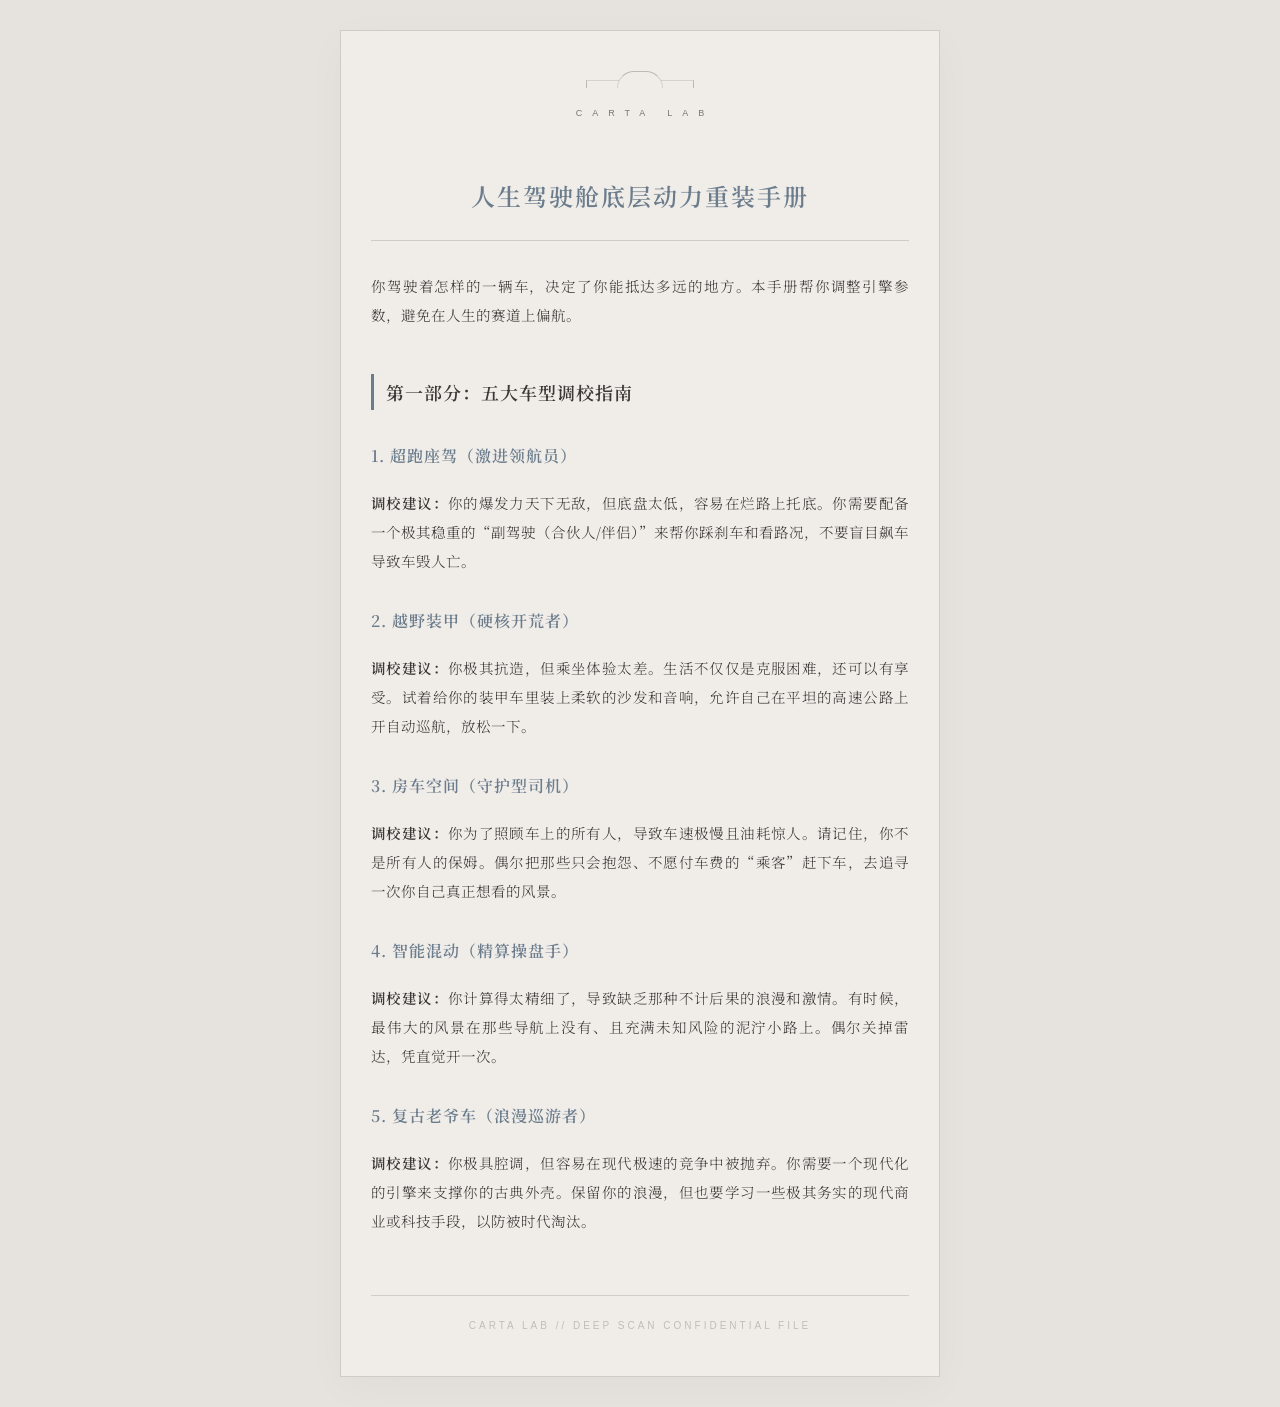
<file: handbooks/car-b4518f708192.html>
<!DOCTYPE html>
<html lang="zh-CN">
<head>
    <meta charset="UTF-8">
    <meta name="viewport" content="width=device-width, initial-scale=1.0">
    <title>《人生驾驶舱底层动力重装手册》</title>
    <style>
        @import url('https://fonts.googleapis.com/css2?family=Noto+Serif+SC:wght@300;400;600;700&display=swap');

        :root {
            --bg-color: #E6E2DD;
            --text-primary: #3B3836;
            --text-secondary: #7A7571;
            --theme-accent: #6B7C8C;
            --border-color: #CFCBC6;
            --surface-color: #F0EDE9;
        }
        
        body {
            background-color: var(--bg-color);
            color: var(--text-primary);
            font-family: 'Noto Serif SC', serif;
            line-height: 2;
            padding: 30px 20px;
            max-width: 600px;
            margin: 0 auto;
            font-weight: 300;
        }
        
        .handbook-container {
            background: var(--surface-color);
            padding: 40px 30px;
            box-shadow: 0 10px 40px rgba(0,0,0,0.03);
            border: 1px solid var(--border-color);
            position: relative;
        }

        /* Brand Logo */
        .brand-logo {
            display: flex;
            flex-direction: column;
            align-items: center;
            margin-bottom: 50px;
        }

        .logo-mark {
            position: relative;
            width: 44px;
            height: 16px;
            border-top: 1.5px solid rgba(163, 158, 147, 0.65); 
            border-left: 0.5px solid rgba(163, 158, 147, 0.35); 
            border-right: 0.5px solid rgba(163, 158, 147, 0.35); 
            border-bottom: none; 
            border-radius: 22px 22px 0 0; 
            margin-bottom: 16px;
        }

        .logo-mark::before,
        .logo-mark::after {
            content: '';
            position: absolute;
            bottom: 0;
            width: 32px; 
            height: 7px;
            border-bottom: none;
        }

        .logo-mark::before {
            left: -32px;
            border-top: 0.5px solid rgba(163, 158, 147, 0.35);
            border-left: 1.5px solid rgba(163, 158, 147, 0.65);
            border-right: none; 
        }

        .logo-mark::after {
            right: -32px;
            border-top: 0.5px solid rgba(163, 158, 147, 0.35);
            border-right: 1.5px solid rgba(163, 158, 147, 0.65);
            border-left: none; 
        }

        .logo-text {
            font-size: 9px;
            letter-spacing: 10px;
            text-transform: uppercase;
            font-weight: 400;
            color: var(--text-secondary);
            margin-right: -10px;
            font-family: -apple-system, BlinkMacSystemFont, "Segoe UI", Roboto, Helvetica, Arial, sans-serif;
        }

        h1 {
            color: var(--theme-accent);
            font-size: 24px;
            font-weight: 600;
            margin-bottom: 30px;
            text-align: center;
            letter-spacing: 2px;
            border-bottom: 1px solid var(--border-color);
            padding-bottom: 20px;
        }
        
        h2 {
            color: var(--text-primary);
            margin-top: 45px;
            font-size: 18px;
            font-weight: 600;
            border-left: 3px solid var(--theme-accent);
            padding-left: 12px;
            letter-spacing: 1px;
        }
        
        h3 {
            color: var(--theme-accent);
            margin-top: 30px;
            font-size: 16px;
            font-weight: 600;
            letter-spacing: 1px;
        }
        
        p {
            color: var(--text-primary);
            margin-bottom: 20px;
            text-align: justify;
            font-size: 14.5px;
        }
        
        b {
            color: var(--text-primary);
            font-weight: 600;
        }
        
        ul {
            color: var(--text-primary);
            padding-left: 20px;
            font-size: 14.5px;
        }
        
        li {
            margin-bottom: 12px;
        }

        i {
            font-style: italic;
            font-family: Georgia, 'Times New Roman', serif;
            color: var(--text-secondary);
            display: block;
            text-align: center;
            margin-top: 40px;
            font-size: 13px;
        }
        
        .watermark {
            text-align: center;
            font-size: 10px;
            color: rgba(122, 117, 113, 0.4);
            margin-top: 60px;
            letter-spacing: 3px;
            font-family: -apple-system, BlinkMacSystemFont, "Segoe UI", Roboto, Helvetica, Arial, sans-serif;
            border-top: 0.5px solid rgba(163, 158, 147, 0.4);
            padding-top: 20px;
        }
    </style>
</head>
<body>
    <div class="handbook-container">
        <div class="brand-logo">
            <div class="logo-mark"></div>
            <div class="logo-text">CARTA LAB</div>
        </div>
        
        
        <h1>人生驾驶舱底层动力重装手册</h1>
        <p>你驾驶着怎样的一辆车，决定了你能抵达多远的地方。本手册帮你调整引擎参数，避免在人生的赛道上偏航。</p>

        <h2>第一部分：五大车型调校指南</h2>
        <h3>1. 超跑座驾（激进领航员）</h3>
        <p><b>调校建议：</b>你的爆发力天下无敌，但底盘太低，容易在烂路上托底。你需要配备一个极其稳重的“副驾驶（合伙人/伴侣）”来帮你踩刹车和看路况，不要盲目飙车导致车毁人亡。</p>

        <h3>2. 越野装甲（硬核开荒者）</h3>
        <p><b>调校建议：</b>你极其抗造，但乘坐体验太差。生活不仅仅是克服困难，还可以有享受。试着给你的装甲车里装上柔软的沙发和音响，允许自己在平坦的高速公路上开自动巡航，放松一下。</p>

        <h3>3. 房车空间（守护型司机）</h3>
        <p><b>调校建议：</b>你为了照顾车上的所有人，导致车速极慢且油耗惊人。请记住，你不是所有人的保姆。偶尔把那些只会抱怨、不愿付车费的“乘客”赶下车，去追寻一次你自己真正想看的风景。</p>

        <h3>4. 智能混动（精算操盘手）</h3>
        <p><b>调校建议：</b>你计算得太精细了，导致缺乏那种不计后果的浪漫和激情。有时候，最伟大的风景在那些导航上没有、且充满未知风险的泥泞小路上。偶尔关掉雷达，凭直觉开一次。</p>

        <h3>5. 复古老爷车（浪漫巡游者）</h3>
        <p><b>调校建议：</b>你极具腔调，但容易在现代极速的竞争中被抛弃。你需要一个现代化的引擎来支撑你的古典外壳。保留你的浪漫，但也要学习一些极其务实的现代商业或科技手段，以防被时代淘汰。</p>
        
        
        <div class="watermark">CARTA LAB // DEEP SCAN CONFIDENTIAL FILE</div>
    </div>
</body>
</html>
</file>
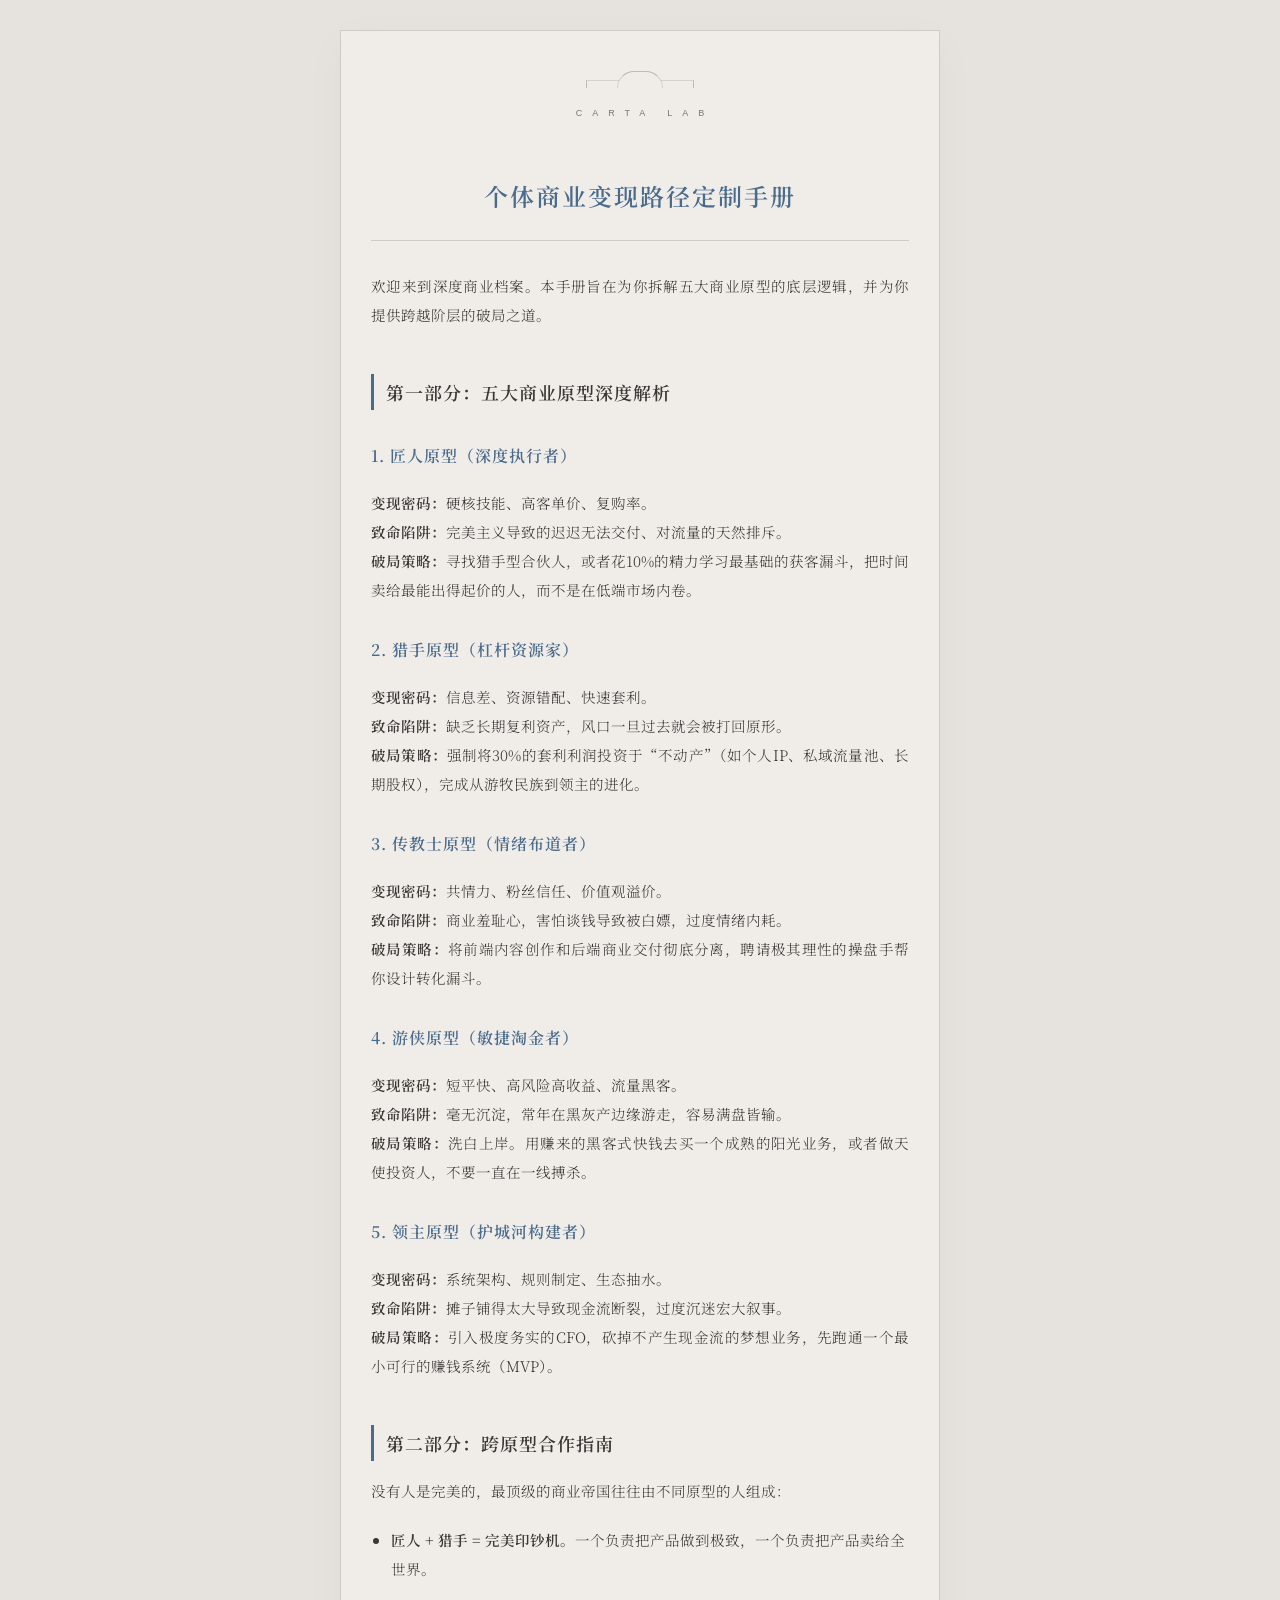
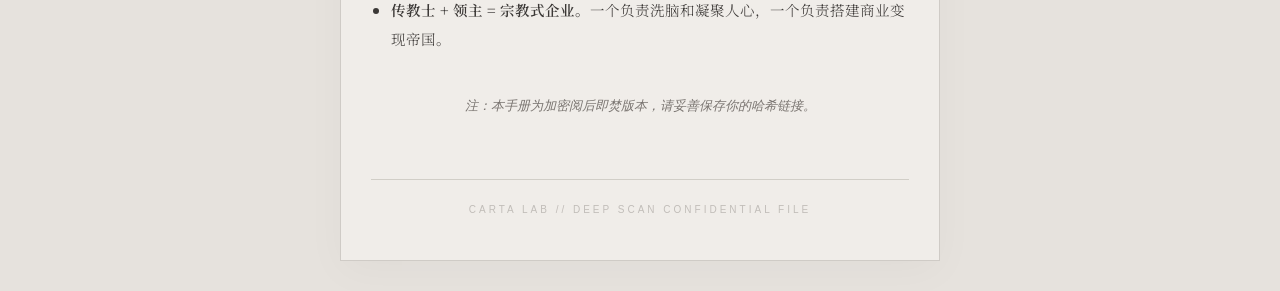
<file: handbooks/career-36a0518e7b67.html>
<!DOCTYPE html>
<html lang="zh-CN">
<head>
    <meta charset="UTF-8">
    <meta name="viewport" content="width=device-width, initial-scale=1.0">
    <title>《个体商业变现路径定制手册》</title>
    <style>
        @import url('https://fonts.googleapis.com/css2?family=Noto+Serif+SC:wght@300;400;600;700&display=swap');

        :root {
            --bg-color: #E6E2DD;
            --text-primary: #3B3836;
            --text-secondary: #7A7571;
            --theme-accent: #4A6B8C;
            --border-color: #CFCBC6;
            --surface-color: #F0EDE9;
        }
        
        body {
            background-color: var(--bg-color);
            color: var(--text-primary);
            font-family: 'Noto Serif SC', serif;
            line-height: 2;
            padding: 30px 20px;
            max-width: 600px;
            margin: 0 auto;
            font-weight: 300;
        }
        
        .handbook-container {
            background: var(--surface-color);
            padding: 40px 30px;
            box-shadow: 0 10px 40px rgba(0,0,0,0.03);
            border: 1px solid var(--border-color);
            position: relative;
        }

        /* Brand Logo */
        .brand-logo {
            display: flex;
            flex-direction: column;
            align-items: center;
            margin-bottom: 50px;
        }

        .logo-mark {
            position: relative;
            width: 44px;
            height: 16px;
            border-top: 1.5px solid rgba(163, 158, 147, 0.65); 
            border-left: 0.5px solid rgba(163, 158, 147, 0.35); 
            border-right: 0.5px solid rgba(163, 158, 147, 0.35); 
            border-bottom: none; 
            border-radius: 22px 22px 0 0; 
            margin-bottom: 16px;
        }

        .logo-mark::before,
        .logo-mark::after {
            content: '';
            position: absolute;
            bottom: 0;
            width: 32px; 
            height: 7px;
            border-bottom: none;
        }

        .logo-mark::before {
            left: -32px;
            border-top: 0.5px solid rgba(163, 158, 147, 0.35);
            border-left: 1.5px solid rgba(163, 158, 147, 0.65);
            border-right: none; 
        }

        .logo-mark::after {
            right: -32px;
            border-top: 0.5px solid rgba(163, 158, 147, 0.35);
            border-right: 1.5px solid rgba(163, 158, 147, 0.65);
            border-left: none; 
        }

        .logo-text {
            font-size: 9px;
            letter-spacing: 10px;
            text-transform: uppercase;
            font-weight: 400;
            color: var(--text-secondary);
            margin-right: -10px;
            font-family: -apple-system, BlinkMacSystemFont, "Segoe UI", Roboto, Helvetica, Arial, sans-serif;
        }

        h1 {
            color: var(--theme-accent);
            font-size: 24px;
            font-weight: 600;
            margin-bottom: 30px;
            text-align: center;
            letter-spacing: 2px;
            border-bottom: 1px solid var(--border-color);
            padding-bottom: 20px;
        }
        
        h2 {
            color: var(--text-primary);
            margin-top: 45px;
            font-size: 18px;
            font-weight: 600;
            border-left: 3px solid var(--theme-accent);
            padding-left: 12px;
            letter-spacing: 1px;
        }
        
        h3 {
            color: var(--theme-accent);
            margin-top: 30px;
            font-size: 16px;
            font-weight: 600;
            letter-spacing: 1px;
        }
        
        p {
            color: var(--text-primary);
            margin-bottom: 20px;
            text-align: justify;
            font-size: 14.5px;
        }
        
        b {
            color: var(--text-primary);
            font-weight: 600;
        }
        
        ul {
            color: var(--text-primary);
            padding-left: 20px;
            font-size: 14.5px;
        }
        
        li {
            margin-bottom: 12px;
        }

        i {
            font-style: italic;
            font-family: Georgia, 'Times New Roman', serif;
            color: var(--text-secondary);
            display: block;
            text-align: center;
            margin-top: 40px;
            font-size: 13px;
        }
        
        .watermark {
            text-align: center;
            font-size: 10px;
            color: rgba(122, 117, 113, 0.4);
            margin-top: 60px;
            letter-spacing: 3px;
            font-family: -apple-system, BlinkMacSystemFont, "Segoe UI", Roboto, Helvetica, Arial, sans-serif;
            border-top: 0.5px solid rgba(163, 158, 147, 0.4);
            padding-top: 20px;
        }
    </style>
</head>
<body>
    <div class="handbook-container">
        <div class="brand-logo">
            <div class="logo-mark"></div>
            <div class="logo-text">CARTA LAB</div>
        </div>
        
        
        <h1>个体商业变现路径定制手册</h1>
        <p>欢迎来到深度商业档案。本手册旨在为你拆解五大商业原型的底层逻辑，并为你提供跨越阶层的破局之道。</p>
        
        <h2>第一部分：五大商业原型深度解析</h2>
        <h3>1. 匠人原型（深度执行者）</h3>
        <p><b>变现密码：</b>硬核技能、高客单价、复购率。<br><b>致命陷阱：</b>完美主义导致的迟迟无法交付、对流量的天然排斥。<br><b>破局策略：</b>寻找猎手型合伙人，或者花10%的精力学习最基础的获客漏斗，把时间卖给最能出得起价的人，而不是在低端市场内卷。</p>
        
        <h3>2. 猎手原型（杠杆资源家）</h3>
        <p><b>变现密码：</b>信息差、资源错配、快速套利。<br><b>致命陷阱：</b>缺乏长期复利资产，风口一旦过去就会被打回原形。<br><b>破局策略：</b>强制将30%的套利利润投资于“不动产”（如个人IP、私域流量池、长期股权），完成从游牧民族到领主的进化。</p>

        <h3>3. 传教士原型（情绪布道者）</h3>
        <p><b>变现密码：</b>共情力、粉丝信任、价值观溢价。<br><b>致命陷阱：</b>商业羞耻心，害怕谈钱导致被白嫖，过度情绪内耗。<br><b>破局策略：</b>将前端内容创作和后端商业交付彻底分离，聘请极其理性的操盘手帮你设计转化漏斗。</p>
        
        <h3>4. 游侠原型（敏捷淘金者）</h3>
        <p><b>变现密码：</b>短平快、高风险高收益、流量黑客。<br><b>致命陷阱：</b>毫无沉淀，常年在黑灰产边缘游走，容易满盘皆输。<br><b>破局策略：</b>洗白上岸。用赚来的黑客式快钱去买一个成熟的阳光业务，或者做天使投资人，不要一直在一线搏杀。</p>

        <h3>5. 领主原型（护城河构建者）</h3>
        <p><b>变现密码：</b>系统架构、规则制定、生态抽水。<br><b>致命陷阱：</b>摊子铺得太大导致现金流断裂，过度沉迷宏大叙事。<br><b>破局策略：</b>引入极度务实的CFO，砍掉不产生现金流的梦想业务，先跑通一个最小可行的赚钱系统（MVP）。</p>
        
        <h2>第二部分：跨原型合作指南</h2>
        <p>没有人是完美的，最顶级的商业帝国往往由不同原型的人组成：</p>
        <ul>
            <li><b>匠人 + 猎手 = 完美印钞机。</b>一个负责把产品做到极致，一个负责把产品卖给全世界。</li>
            <li><b>传教士 + 领主 = 宗教式企业。</b>一个负责洗脑和凝聚人心，一个负责搭建商业变现帝国。</li>
        </ul>
        
        <p><i>注：本手册为加密阅后即焚版本，请妥善保存你的哈希链接。</i></p>
        
        
        <div class="watermark">CARTA LAB // DEEP SCAN CONFIDENTIAL FILE</div>
    </div>
</body>
</html>
</file>
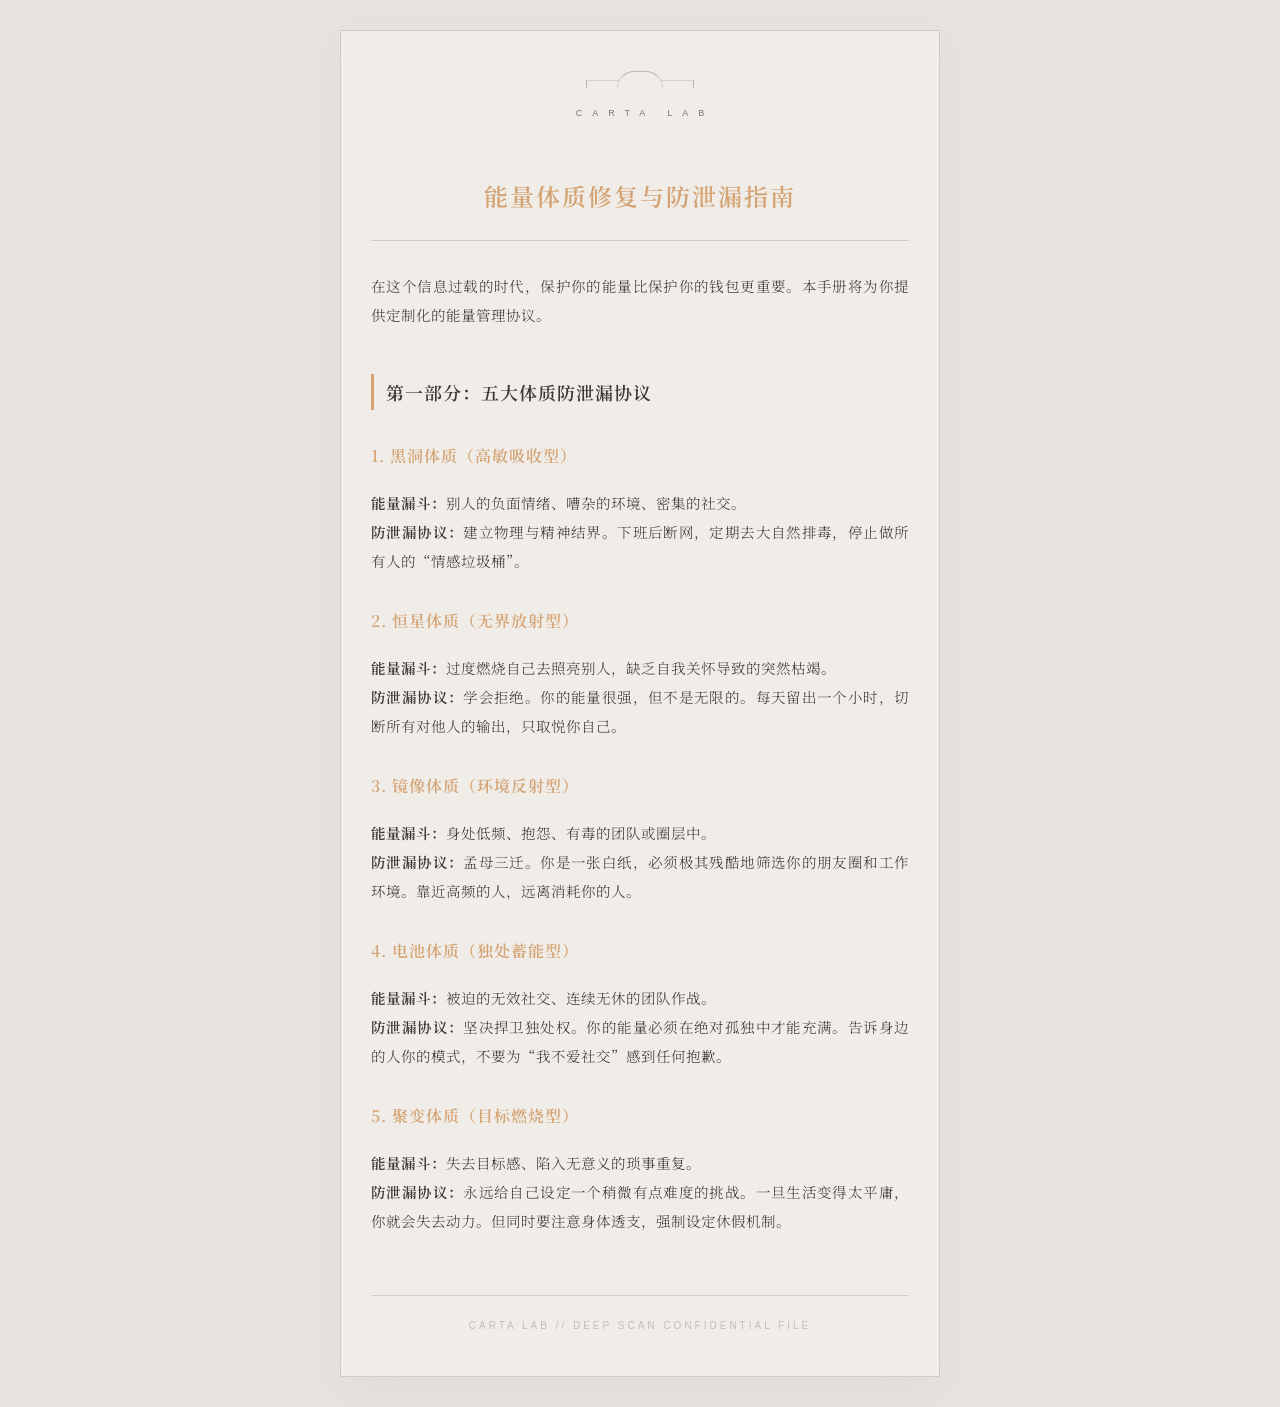
<file: handbooks/energy-4882d272666f.html>
<!DOCTYPE html>
<html lang="zh-CN">
<head>
    <meta charset="UTF-8">
    <meta name="viewport" content="width=device-width, initial-scale=1.0">
    <title>《能量体质修复与防泄漏指南》</title>
    <style>
        @import url('https://fonts.googleapis.com/css2?family=Noto+Serif+SC:wght@300;400;600;700&display=swap');

        :root {
            --bg-color: #E6E2DD;
            --text-primary: #3B3836;
            --text-secondary: #7A7571;
            --theme-accent: #D4A373;
            --border-color: #CFCBC6;
            --surface-color: #F0EDE9;
        }
        
        body {
            background-color: var(--bg-color);
            color: var(--text-primary);
            font-family: 'Noto Serif SC', serif;
            line-height: 2;
            padding: 30px 20px;
            max-width: 600px;
            margin: 0 auto;
            font-weight: 300;
        }
        
        .handbook-container {
            background: var(--surface-color);
            padding: 40px 30px;
            box-shadow: 0 10px 40px rgba(0,0,0,0.03);
            border: 1px solid var(--border-color);
            position: relative;
        }

        /* Brand Logo */
        .brand-logo {
            display: flex;
            flex-direction: column;
            align-items: center;
            margin-bottom: 50px;
        }

        .logo-mark {
            position: relative;
            width: 44px;
            height: 16px;
            border-top: 1.5px solid rgba(163, 158, 147, 0.65); 
            border-left: 0.5px solid rgba(163, 158, 147, 0.35); 
            border-right: 0.5px solid rgba(163, 158, 147, 0.35); 
            border-bottom: none; 
            border-radius: 22px 22px 0 0; 
            margin-bottom: 16px;
        }

        .logo-mark::before,
        .logo-mark::after {
            content: '';
            position: absolute;
            bottom: 0;
            width: 32px; 
            height: 7px;
            border-bottom: none;
        }

        .logo-mark::before {
            left: -32px;
            border-top: 0.5px solid rgba(163, 158, 147, 0.35);
            border-left: 1.5px solid rgba(163, 158, 147, 0.65);
            border-right: none; 
        }

        .logo-mark::after {
            right: -32px;
            border-top: 0.5px solid rgba(163, 158, 147, 0.35);
            border-right: 1.5px solid rgba(163, 158, 147, 0.65);
            border-left: none; 
        }

        .logo-text {
            font-size: 9px;
            letter-spacing: 10px;
            text-transform: uppercase;
            font-weight: 400;
            color: var(--text-secondary);
            margin-right: -10px;
            font-family: -apple-system, BlinkMacSystemFont, "Segoe UI", Roboto, Helvetica, Arial, sans-serif;
        }

        h1 {
            color: var(--theme-accent);
            font-size: 24px;
            font-weight: 600;
            margin-bottom: 30px;
            text-align: center;
            letter-spacing: 2px;
            border-bottom: 1px solid var(--border-color);
            padding-bottom: 20px;
        }
        
        h2 {
            color: var(--text-primary);
            margin-top: 45px;
            font-size: 18px;
            font-weight: 600;
            border-left: 3px solid var(--theme-accent);
            padding-left: 12px;
            letter-spacing: 1px;
        }
        
        h3 {
            color: var(--theme-accent);
            margin-top: 30px;
            font-size: 16px;
            font-weight: 600;
            letter-spacing: 1px;
        }
        
        p {
            color: var(--text-primary);
            margin-bottom: 20px;
            text-align: justify;
            font-size: 14.5px;
        }
        
        b {
            color: var(--text-primary);
            font-weight: 600;
        }
        
        ul {
            color: var(--text-primary);
            padding-left: 20px;
            font-size: 14.5px;
        }
        
        li {
            margin-bottom: 12px;
        }

        i {
            font-style: italic;
            font-family: Georgia, 'Times New Roman', serif;
            color: var(--text-secondary);
            display: block;
            text-align: center;
            margin-top: 40px;
            font-size: 13px;
        }
        
        .watermark {
            text-align: center;
            font-size: 10px;
            color: rgba(122, 117, 113, 0.4);
            margin-top: 60px;
            letter-spacing: 3px;
            font-family: -apple-system, BlinkMacSystemFont, "Segoe UI", Roboto, Helvetica, Arial, sans-serif;
            border-top: 0.5px solid rgba(163, 158, 147, 0.4);
            padding-top: 20px;
        }
    </style>
</head>
<body>
    <div class="handbook-container">
        <div class="brand-logo">
            <div class="logo-mark"></div>
            <div class="logo-text">CARTA LAB</div>
        </div>
        
        
        <h1>能量体质修复与防泄漏指南</h1>
        <p>在这个信息过载的时代，保护你的能量比保护你的钱包更重要。本手册将为你提供定制化的能量管理协议。</p>

        <h2>第一部分：五大体质防泄漏协议</h2>
        <h3>1. 黑洞体质（高敏吸收型）</h3>
        <p><b>能量漏斗：</b>别人的负面情绪、嘈杂的环境、密集的社交。<br><b>防泄漏协议：</b>建立物理与精神结界。下班后断网，定期去大自然排毒，停止做所有人的“情感垃圾桶”。</p>

        <h3>2. 恒星体质（无界放射型）</h3>
        <p><b>能量漏斗：</b>过度燃烧自己去照亮别人，缺乏自我关怀导致的突然枯竭。<br><b>防泄漏协议：</b>学会拒绝。你的能量很强，但不是无限的。每天留出一个小时，切断所有对他人的输出，只取悦你自己。</p>

        <h3>3. 镜像体质（环境反射型）</h3>
        <p><b>能量漏斗：</b>身处低频、抱怨、有毒的团队或圈层中。<br><b>防泄漏协议：</b>孟母三迁。你是一张白纸，必须极其残酷地筛选你的朋友圈和工作环境。靠近高频的人，远离消耗你的人。</p>

        <h3>4. 电池体质（独处蓄能型）</h3>
        <p><b>能量漏斗：</b>被迫的无效社交、连续无休的团队作战。<br><b>防泄漏协议：</b>坚决捍卫独处权。你的能量必须在绝对孤独中才能充满。告诉身边的人你的模式，不要为“我不爱社交”感到任何抱歉。</p>

        <h3>5. 聚变体质（目标燃烧型）</h3>
        <p><b>能量漏斗：</b>失去目标感、陷入无意义的琐事重复。<br><b>防泄漏协议：</b>永远给自己设定一个稍微有点难度的挑战。一旦生活变得太平庸，你就会失去动力。但同时要注意身体透支，强制设定休假机制。</p>
        
        
        <div class="watermark">CARTA LAB // DEEP SCAN CONFIDENTIAL FILE</div>
    </div>
</body>
</html>
</file>
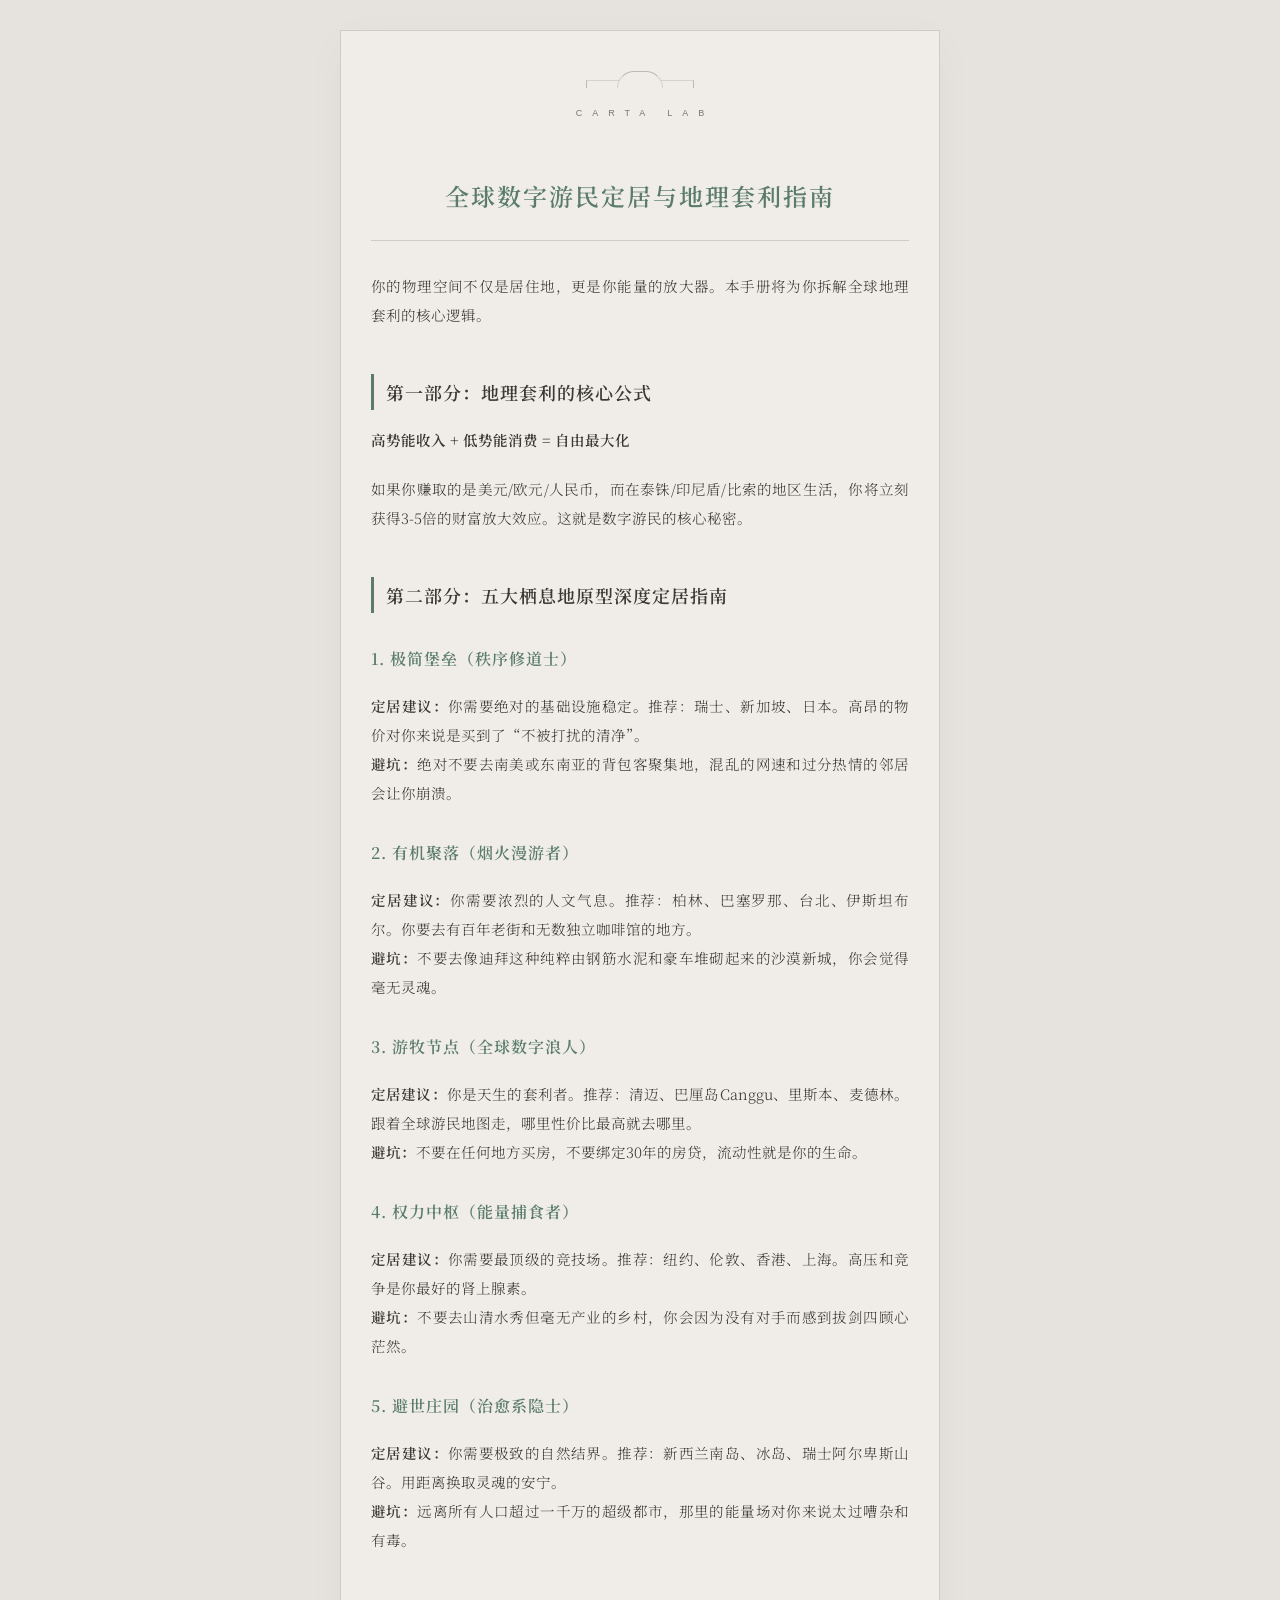
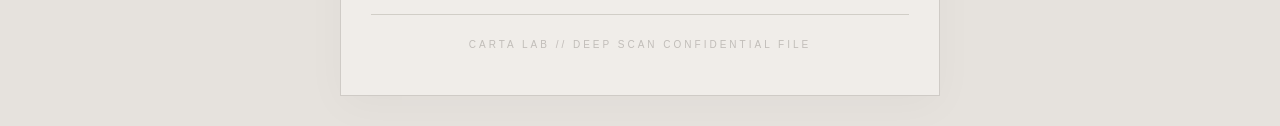
<file: handbooks/habitat-9f5dacf7d6c6.html>
<!DOCTYPE html>
<html lang="zh-CN">
<head>
    <meta charset="UTF-8">
    <meta name="viewport" content="width=device-width, initial-scale=1.0">
    <title>《全球数字游民定居与地理套利指南》</title>
    <style>
        @import url('https://fonts.googleapis.com/css2?family=Noto+Serif+SC:wght@300;400;600;700&display=swap');

        :root {
            --bg-color: #E6E2DD;
            --text-primary: #3B3836;
            --text-secondary: #7A7571;
            --theme-accent: #5B7C6B;
            --border-color: #CFCBC6;
            --surface-color: #F0EDE9;
        }
        
        body {
            background-color: var(--bg-color);
            color: var(--text-primary);
            font-family: 'Noto Serif SC', serif;
            line-height: 2;
            padding: 30px 20px;
            max-width: 600px;
            margin: 0 auto;
            font-weight: 300;
        }
        
        .handbook-container {
            background: var(--surface-color);
            padding: 40px 30px;
            box-shadow: 0 10px 40px rgba(0,0,0,0.03);
            border: 1px solid var(--border-color);
            position: relative;
        }

        /* Brand Logo */
        .brand-logo {
            display: flex;
            flex-direction: column;
            align-items: center;
            margin-bottom: 50px;
        }

        .logo-mark {
            position: relative;
            width: 44px;
            height: 16px;
            border-top: 1.5px solid rgba(163, 158, 147, 0.65); 
            border-left: 0.5px solid rgba(163, 158, 147, 0.35); 
            border-right: 0.5px solid rgba(163, 158, 147, 0.35); 
            border-bottom: none; 
            border-radius: 22px 22px 0 0; 
            margin-bottom: 16px;
        }

        .logo-mark::before,
        .logo-mark::after {
            content: '';
            position: absolute;
            bottom: 0;
            width: 32px; 
            height: 7px;
            border-bottom: none;
        }

        .logo-mark::before {
            left: -32px;
            border-top: 0.5px solid rgba(163, 158, 147, 0.35);
            border-left: 1.5px solid rgba(163, 158, 147, 0.65);
            border-right: none; 
        }

        .logo-mark::after {
            right: -32px;
            border-top: 0.5px solid rgba(163, 158, 147, 0.35);
            border-right: 1.5px solid rgba(163, 158, 147, 0.65);
            border-left: none; 
        }

        .logo-text {
            font-size: 9px;
            letter-spacing: 10px;
            text-transform: uppercase;
            font-weight: 400;
            color: var(--text-secondary);
            margin-right: -10px;
            font-family: -apple-system, BlinkMacSystemFont, "Segoe UI", Roboto, Helvetica, Arial, sans-serif;
        }

        h1 {
            color: var(--theme-accent);
            font-size: 24px;
            font-weight: 600;
            margin-bottom: 30px;
            text-align: center;
            letter-spacing: 2px;
            border-bottom: 1px solid var(--border-color);
            padding-bottom: 20px;
        }
        
        h2 {
            color: var(--text-primary);
            margin-top: 45px;
            font-size: 18px;
            font-weight: 600;
            border-left: 3px solid var(--theme-accent);
            padding-left: 12px;
            letter-spacing: 1px;
        }
        
        h3 {
            color: var(--theme-accent);
            margin-top: 30px;
            font-size: 16px;
            font-weight: 600;
            letter-spacing: 1px;
        }
        
        p {
            color: var(--text-primary);
            margin-bottom: 20px;
            text-align: justify;
            font-size: 14.5px;
        }
        
        b {
            color: var(--text-primary);
            font-weight: 600;
        }
        
        ul {
            color: var(--text-primary);
            padding-left: 20px;
            font-size: 14.5px;
        }
        
        li {
            margin-bottom: 12px;
        }

        i {
            font-style: italic;
            font-family: Georgia, 'Times New Roman', serif;
            color: var(--text-secondary);
            display: block;
            text-align: center;
            margin-top: 40px;
            font-size: 13px;
        }
        
        .watermark {
            text-align: center;
            font-size: 10px;
            color: rgba(122, 117, 113, 0.4);
            margin-top: 60px;
            letter-spacing: 3px;
            font-family: -apple-system, BlinkMacSystemFont, "Segoe UI", Roboto, Helvetica, Arial, sans-serif;
            border-top: 0.5px solid rgba(163, 158, 147, 0.4);
            padding-top: 20px;
        }
    </style>
</head>
<body>
    <div class="handbook-container">
        <div class="brand-logo">
            <div class="logo-mark"></div>
            <div class="logo-text">CARTA LAB</div>
        </div>
        
        
        <h1>全球数字游民定居与地理套利指南</h1>
        <p>你的物理空间不仅是居住地，更是你能量的放大器。本手册将为你拆解全球地理套利的核心逻辑。</p>

        <h2>第一部分：地理套利的核心公式</h2>
        <p><b>高势能收入 + 低势能消费 = 自由最大化</b></p>
        <p>如果你赚取的是美元/欧元/人民币，而在泰铢/印尼盾/比索的地区生活，你将立刻获得3-5倍的财富放大效应。这就是数字游民的核心秘密。</p>

        <h2>第二部分：五大栖息地原型深度定居指南</h2>
        <h3>1. 极简堡垒（秩序修道士）</h3>
        <p><b>定居建议：</b>你需要绝对的基础设施稳定。推荐：瑞士、新加坡、日本。高昂的物价对你来说是买到了“不被打扰的清净”。<br><b>避坑：</b>绝对不要去南美或东南亚的背包客聚集地，混乱的网速和过分热情的邻居会让你崩溃。</p>

        <h3>2. 有机聚落（烟火漫游者）</h3>
        <p><b>定居建议：</b>你需要浓烈的人文气息。推荐：柏林、巴塞罗那、台北、伊斯坦布尔。你要去有百年老街和无数独立咖啡馆的地方。<br><b>避坑：</b>不要去像迪拜这种纯粹由钢筋水泥和豪车堆砌起来的沙漠新城，你会觉得毫无灵魂。</p>
        
        <h3>3. 游牧节点（全球数字浪人）</h3>
        <p><b>定居建议：</b>你是天生的套利者。推荐：清迈、巴厘岛Canggu、里斯本、麦德林。跟着全球游民地图走，哪里性价比最高就去哪里。<br><b>避坑：</b>不要在任何地方买房，不要绑定30年的房贷，流动性就是你的生命。</p>

        <h3>4. 权力中枢（能量捕食者）</h3>
        <p><b>定居建议：</b>你需要最顶级的竞技场。推荐：纽约、伦敦、香港、上海。高压和竞争是你最好的肾上腺素。<br><b>避坑：</b>不要去山清水秀但毫无产业的乡村，你会因为没有对手而感到拔剑四顾心茫然。</p>

        <h3>5. 避世庄园（治愈系隐士）</h3>
        <p><b>定居建议：</b>你需要极致的自然结界。推荐：新西兰南岛、冰岛、瑞士阿尔卑斯山谷。用距离换取灵魂的安宁。<br><b>避坑：</b>远离所有人口超过一千万的超级都市，那里的能量场对你来说太过嘈杂和有毒。</p>
        
        
        <div class="watermark">CARTA LAB // DEEP SCAN CONFIDENTIAL FILE</div>
    </div>
</body>
</html>
</file>
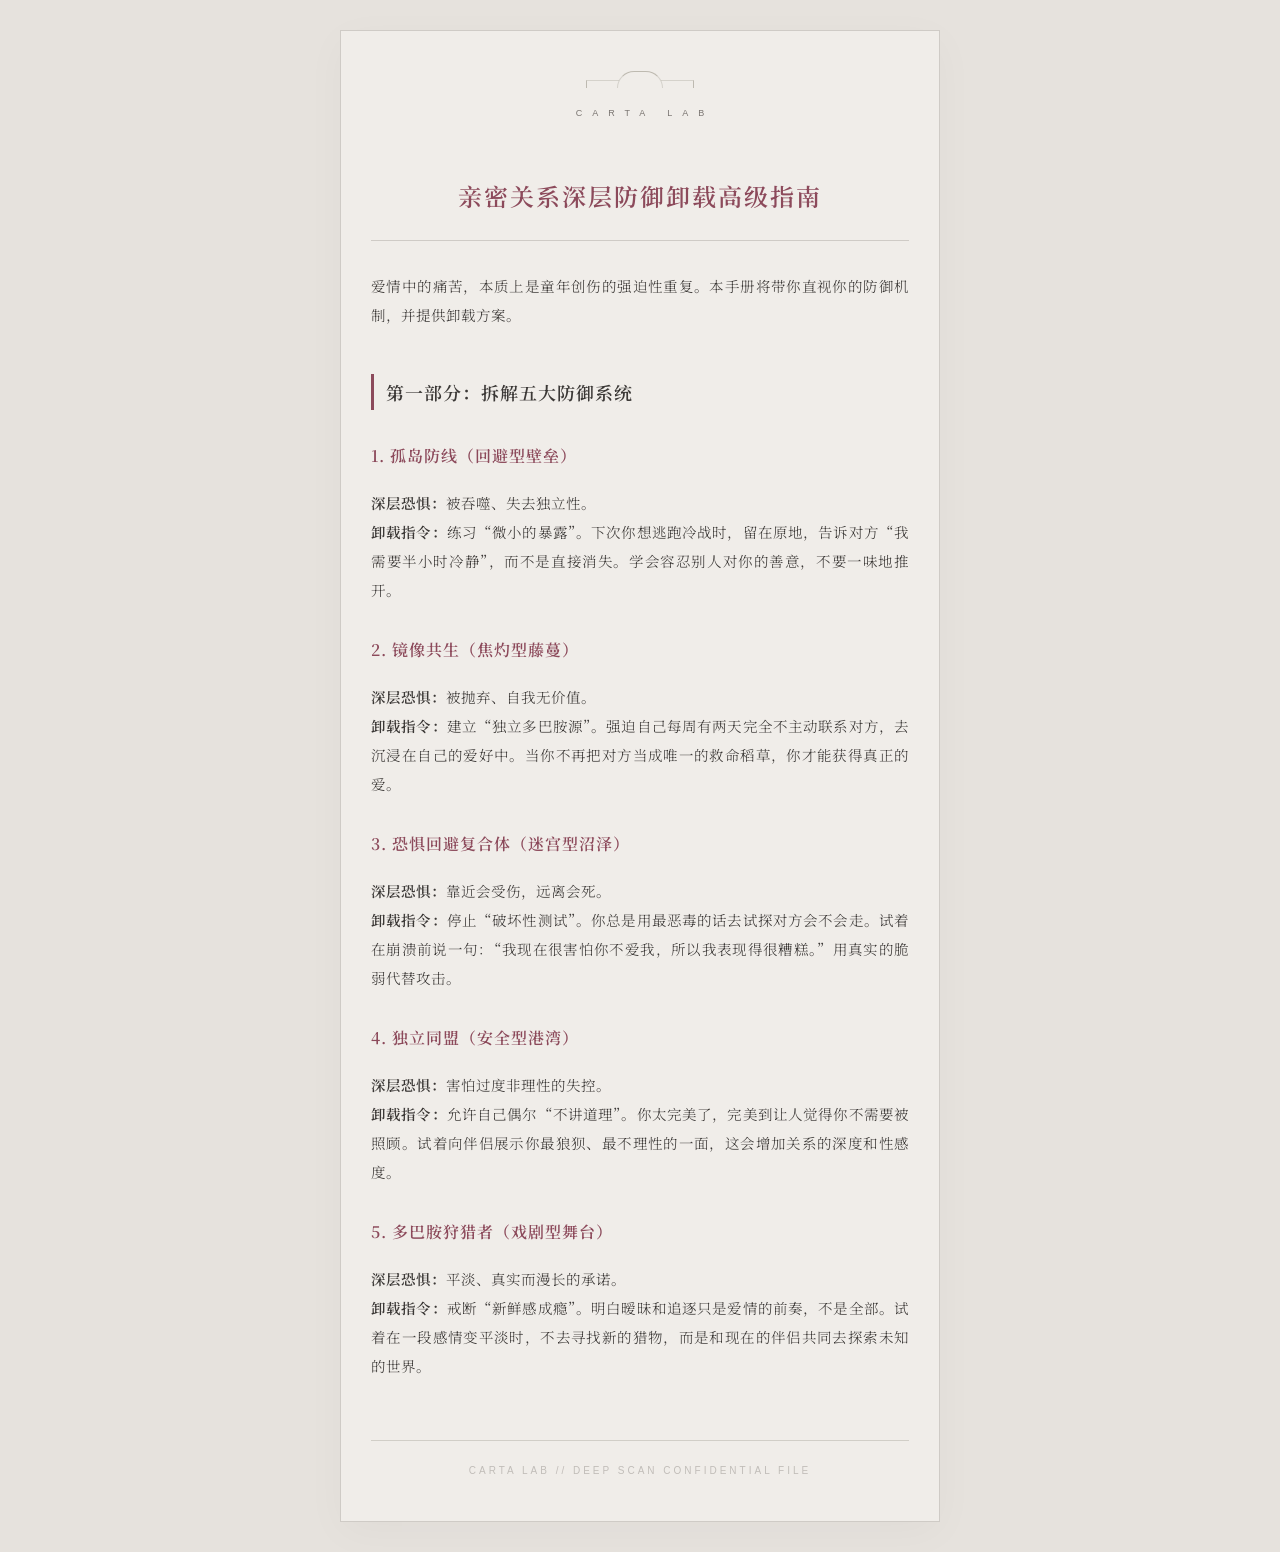
<file: handbooks/love-f8792c810a3d.html>
<!DOCTYPE html>
<html lang="zh-CN">
<head>
    <meta charset="UTF-8">
    <meta name="viewport" content="width=device-width, initial-scale=1.0">
    <title>《亲密关系深层防御卸载高级指南》</title>
    <style>
        @import url('https://fonts.googleapis.com/css2?family=Noto+Serif+SC:wght@300;400;600;700&display=swap');

        :root {
            --bg-color: #E6E2DD;
            --text-primary: #3B3836;
            --text-secondary: #7A7571;
            --theme-accent: #8C4A5B;
            --border-color: #CFCBC6;
            --surface-color: #F0EDE9;
        }
        
        body {
            background-color: var(--bg-color);
            color: var(--text-primary);
            font-family: 'Noto Serif SC', serif;
            line-height: 2;
            padding: 30px 20px;
            max-width: 600px;
            margin: 0 auto;
            font-weight: 300;
        }
        
        .handbook-container {
            background: var(--surface-color);
            padding: 40px 30px;
            box-shadow: 0 10px 40px rgba(0,0,0,0.03);
            border: 1px solid var(--border-color);
            position: relative;
        }

        /* Brand Logo */
        .brand-logo {
            display: flex;
            flex-direction: column;
            align-items: center;
            margin-bottom: 50px;
        }

        .logo-mark {
            position: relative;
            width: 44px;
            height: 16px;
            border-top: 1.5px solid rgba(163, 158, 147, 0.65); 
            border-left: 0.5px solid rgba(163, 158, 147, 0.35); 
            border-right: 0.5px solid rgba(163, 158, 147, 0.35); 
            border-bottom: none; 
            border-radius: 22px 22px 0 0; 
            margin-bottom: 16px;
        }

        .logo-mark::before,
        .logo-mark::after {
            content: '';
            position: absolute;
            bottom: 0;
            width: 32px; 
            height: 7px;
            border-bottom: none;
        }

        .logo-mark::before {
            left: -32px;
            border-top: 0.5px solid rgba(163, 158, 147, 0.35);
            border-left: 1.5px solid rgba(163, 158, 147, 0.65);
            border-right: none; 
        }

        .logo-mark::after {
            right: -32px;
            border-top: 0.5px solid rgba(163, 158, 147, 0.35);
            border-right: 1.5px solid rgba(163, 158, 147, 0.65);
            border-left: none; 
        }

        .logo-text {
            font-size: 9px;
            letter-spacing: 10px;
            text-transform: uppercase;
            font-weight: 400;
            color: var(--text-secondary);
            margin-right: -10px;
            font-family: -apple-system, BlinkMacSystemFont, "Segoe UI", Roboto, Helvetica, Arial, sans-serif;
        }

        h1 {
            color: var(--theme-accent);
            font-size: 24px;
            font-weight: 600;
            margin-bottom: 30px;
            text-align: center;
            letter-spacing: 2px;
            border-bottom: 1px solid var(--border-color);
            padding-bottom: 20px;
        }
        
        h2 {
            color: var(--text-primary);
            margin-top: 45px;
            font-size: 18px;
            font-weight: 600;
            border-left: 3px solid var(--theme-accent);
            padding-left: 12px;
            letter-spacing: 1px;
        }
        
        h3 {
            color: var(--theme-accent);
            margin-top: 30px;
            font-size: 16px;
            font-weight: 600;
            letter-spacing: 1px;
        }
        
        p {
            color: var(--text-primary);
            margin-bottom: 20px;
            text-align: justify;
            font-size: 14.5px;
        }
        
        b {
            color: var(--text-primary);
            font-weight: 600;
        }
        
        ul {
            color: var(--text-primary);
            padding-left: 20px;
            font-size: 14.5px;
        }
        
        li {
            margin-bottom: 12px;
        }

        i {
            font-style: italic;
            font-family: Georgia, 'Times New Roman', serif;
            color: var(--text-secondary);
            display: block;
            text-align: center;
            margin-top: 40px;
            font-size: 13px;
        }
        
        .watermark {
            text-align: center;
            font-size: 10px;
            color: rgba(122, 117, 113, 0.4);
            margin-top: 60px;
            letter-spacing: 3px;
            font-family: -apple-system, BlinkMacSystemFont, "Segoe UI", Roboto, Helvetica, Arial, sans-serif;
            border-top: 0.5px solid rgba(163, 158, 147, 0.4);
            padding-top: 20px;
        }
    </style>
</head>
<body>
    <div class="handbook-container">
        <div class="brand-logo">
            <div class="logo-mark"></div>
            <div class="logo-text">CARTA LAB</div>
        </div>
        
        
        <h1>亲密关系深层防御卸载高级指南</h1>
        <p>爱情中的痛苦，本质上是童年创伤的强迫性重复。本手册将带你直视你的防御机制，并提供卸载方案。</p>

        <h2>第一部分：拆解五大防御系统</h2>
        <h3>1. 孤岛防线（回避型壁垒）</h3>
        <p><b>深层恐惧：</b>被吞噬、失去独立性。<br><b>卸载指令：</b>练习“微小的暴露”。下次你想逃跑冷战时，留在原地，告诉对方“我需要半小时冷静”，而不是直接消失。学会容忍别人对你的善意，不要一味地推开。</p>
        
        <h3>2. 镜像共生（焦灼型藤蔓）</h3>
        <p><b>深层恐惧：</b>被抛弃、自我无价值。<br><b>卸载指令：</b>建立“独立多巴胺源”。强迫自己每周有两天完全不主动联系对方，去沉浸在自己的爱好中。当你不再把对方当成唯一的救命稻草，你才能获得真正的爱。</p>

        <h3>3. 恐惧回避复合体（迷宫型沼泽）</h3>
        <p><b>深层恐惧：</b>靠近会受伤，远离会死。<br><b>卸载指令：</b>停止“破坏性测试”。你总是用最恶毒的话去试探对方会不会走。试着在崩溃前说一句：“我现在很害怕你不爱我，所以我表现得很糟糕。”用真实的脆弱代替攻击。</p>
        
        <h3>4. 独立同盟（安全型港湾）</h3>
        <p><b>深层恐惧：</b>害怕过度非理性的失控。<br><b>卸载指令：</b>允许自己偶尔“不讲道理”。你太完美了，完美到让人觉得你不需要被照顾。试着向伴侣展示你最狼狈、最不理性的一面，这会增加关系的深度和性感度。</p>

        <h3>5. 多巴胺狩猎者（戏剧型舞台）</h3>
        <p><b>深层恐惧：</b>平淡、真实而漫长的承诺。<br><b>卸载指令：</b>戒断“新鲜感成瘾”。明白暧昧和追逐只是爱情的前奏，不是全部。试着在一段感情变平淡时，不去寻找新的猎物，而是和现在的伴侣共同去探索未知的世界。</p>
        
        
        <div class="watermark">CARTA LAB // DEEP SCAN CONFIDENTIAL FILE</div>
    </div>
</body>
</html>
</file>
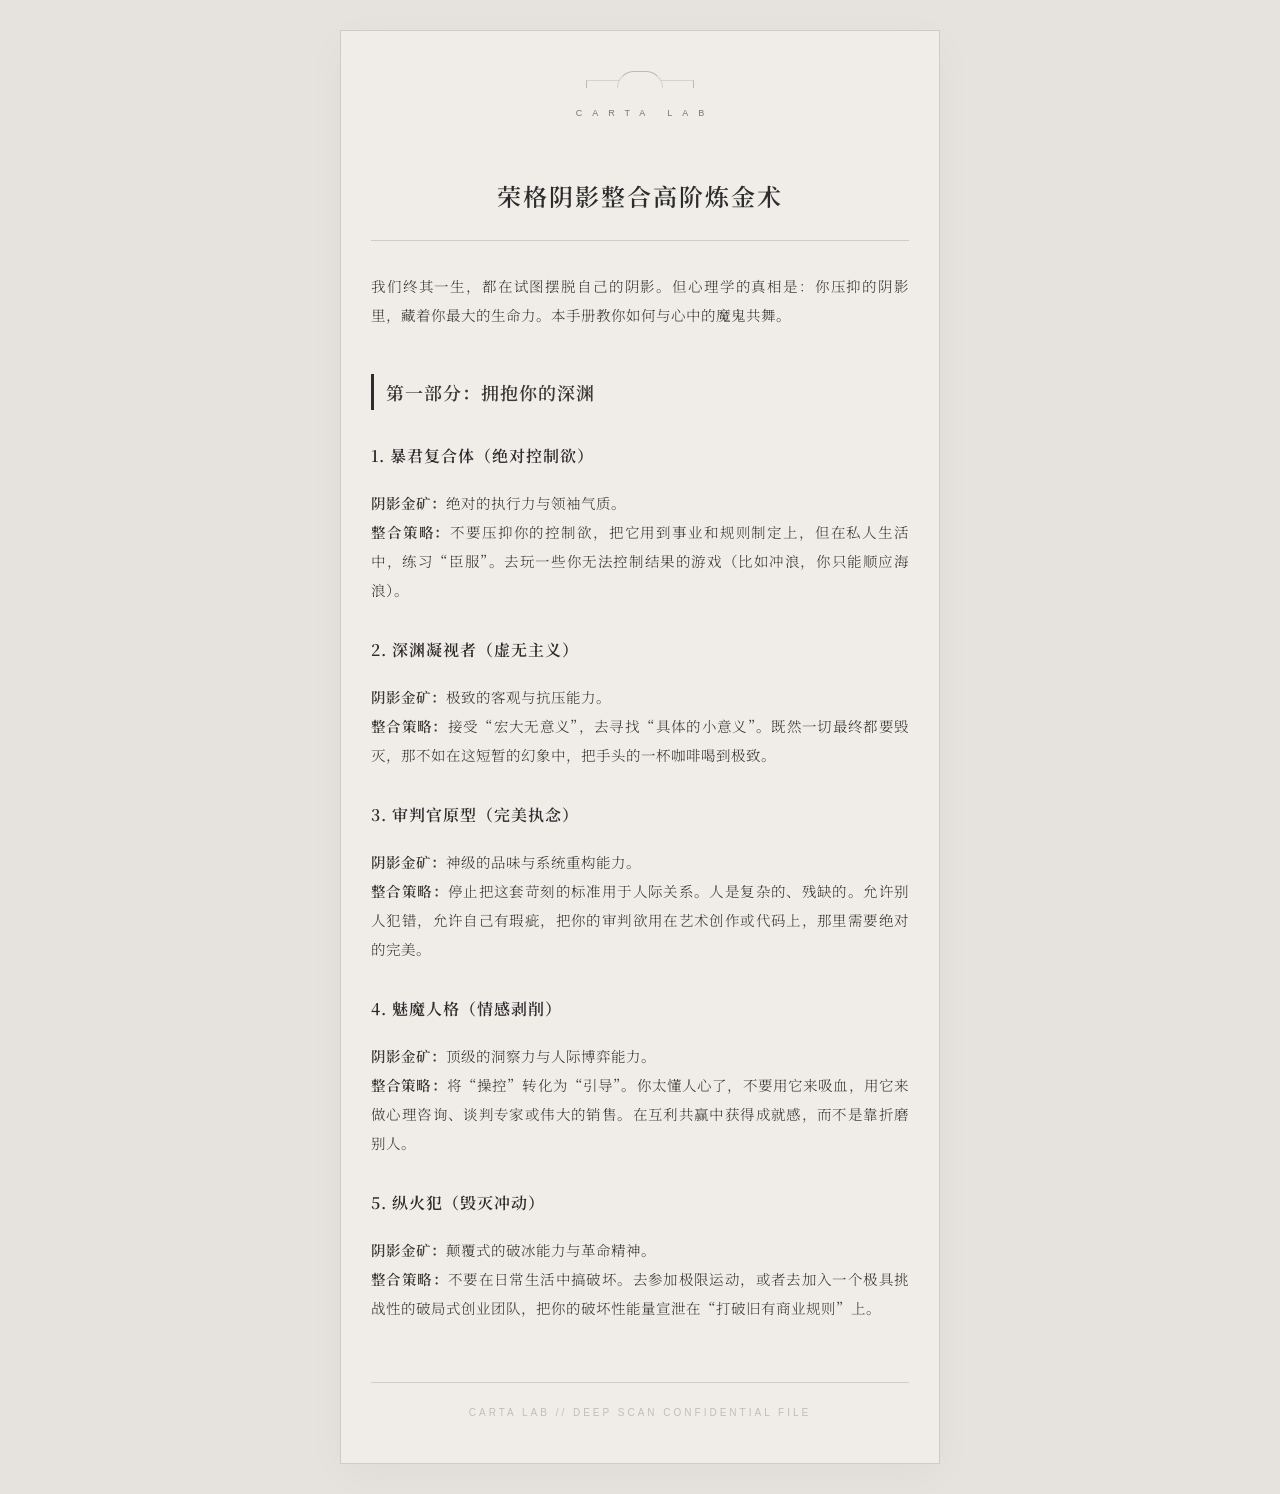
<file: handbooks/shadow-b7a2d9c16df3.html>
<!DOCTYPE html>
<html lang="zh-CN">
<head>
    <meta charset="UTF-8">
    <meta name="viewport" content="width=device-width, initial-scale=1.0">
    <title>《荣格阴影整合高阶炼金术》</title>
    <style>
        @import url('https://fonts.googleapis.com/css2?family=Noto+Serif+SC:wght@300;400;600;700&display=swap');

        :root {
            --bg-color: #E6E2DD;
            --text-primary: #3B3836;
            --text-secondary: #7A7571;
            --theme-accent: #2C2C2C;
            --border-color: #CFCBC6;
            --surface-color: #F0EDE9;
        }
        
        body {
            background-color: var(--bg-color);
            color: var(--text-primary);
            font-family: 'Noto Serif SC', serif;
            line-height: 2;
            padding: 30px 20px;
            max-width: 600px;
            margin: 0 auto;
            font-weight: 300;
        }
        
        .handbook-container {
            background: var(--surface-color);
            padding: 40px 30px;
            box-shadow: 0 10px 40px rgba(0,0,0,0.03);
            border: 1px solid var(--border-color);
            position: relative;
        }

        /* Brand Logo */
        .brand-logo {
            display: flex;
            flex-direction: column;
            align-items: center;
            margin-bottom: 50px;
        }

        .logo-mark {
            position: relative;
            width: 44px;
            height: 16px;
            border-top: 1.5px solid rgba(163, 158, 147, 0.65); 
            border-left: 0.5px solid rgba(163, 158, 147, 0.35); 
            border-right: 0.5px solid rgba(163, 158, 147, 0.35); 
            border-bottom: none; 
            border-radius: 22px 22px 0 0; 
            margin-bottom: 16px;
        }

        .logo-mark::before,
        .logo-mark::after {
            content: '';
            position: absolute;
            bottom: 0;
            width: 32px; 
            height: 7px;
            border-bottom: none;
        }

        .logo-mark::before {
            left: -32px;
            border-top: 0.5px solid rgba(163, 158, 147, 0.35);
            border-left: 1.5px solid rgba(163, 158, 147, 0.65);
            border-right: none; 
        }

        .logo-mark::after {
            right: -32px;
            border-top: 0.5px solid rgba(163, 158, 147, 0.35);
            border-right: 1.5px solid rgba(163, 158, 147, 0.65);
            border-left: none; 
        }

        .logo-text {
            font-size: 9px;
            letter-spacing: 10px;
            text-transform: uppercase;
            font-weight: 400;
            color: var(--text-secondary);
            margin-right: -10px;
            font-family: -apple-system, BlinkMacSystemFont, "Segoe UI", Roboto, Helvetica, Arial, sans-serif;
        }

        h1 {
            color: var(--theme-accent);
            font-size: 24px;
            font-weight: 600;
            margin-bottom: 30px;
            text-align: center;
            letter-spacing: 2px;
            border-bottom: 1px solid var(--border-color);
            padding-bottom: 20px;
        }
        
        h2 {
            color: var(--text-primary);
            margin-top: 45px;
            font-size: 18px;
            font-weight: 600;
            border-left: 3px solid var(--theme-accent);
            padding-left: 12px;
            letter-spacing: 1px;
        }
        
        h3 {
            color: var(--theme-accent);
            margin-top: 30px;
            font-size: 16px;
            font-weight: 600;
            letter-spacing: 1px;
        }
        
        p {
            color: var(--text-primary);
            margin-bottom: 20px;
            text-align: justify;
            font-size: 14.5px;
        }
        
        b {
            color: var(--text-primary);
            font-weight: 600;
        }
        
        ul {
            color: var(--text-primary);
            padding-left: 20px;
            font-size: 14.5px;
        }
        
        li {
            margin-bottom: 12px;
        }

        i {
            font-style: italic;
            font-family: Georgia, 'Times New Roman', serif;
            color: var(--text-secondary);
            display: block;
            text-align: center;
            margin-top: 40px;
            font-size: 13px;
        }
        
        .watermark {
            text-align: center;
            font-size: 10px;
            color: rgba(122, 117, 113, 0.4);
            margin-top: 60px;
            letter-spacing: 3px;
            font-family: -apple-system, BlinkMacSystemFont, "Segoe UI", Roboto, Helvetica, Arial, sans-serif;
            border-top: 0.5px solid rgba(163, 158, 147, 0.4);
            padding-top: 20px;
        }
    </style>
</head>
<body>
    <div class="handbook-container">
        <div class="brand-logo">
            <div class="logo-mark"></div>
            <div class="logo-text">CARTA LAB</div>
        </div>
        
        
        <h1>荣格阴影整合高阶炼金术</h1>
        <p>我们终其一生，都在试图摆脱自己的阴影。但心理学的真相是：你压抑的阴影里，藏着你最大的生命力。本手册教你如何与心中的魔鬼共舞。</p>

        <h2>第一部分：拥抱你的深渊</h2>
        <h3>1. 暴君复合体（绝对控制欲）</h3>
        <p><b>阴影金矿：</b>绝对的执行力与领袖气质。<br><b>整合策略：</b>不要压抑你的控制欲，把它用到事业和规则制定上，但在私人生活中，练习“臣服”。去玩一些你无法控制结果的游戏（比如冲浪，你只能顺应海浪）。</p>

        <h3>2. 深渊凝视者（虚无主义）</h3>
        <p><b>阴影金矿：</b>极致的客观与抗压能力。<br><b>整合策略：</b>接受“宏大无意义”，去寻找“具体的小意义”。既然一切最终都要毁灭，那不如在这短暂的幻象中，把手头的一杯咖啡喝到极致。</p>

        <h3>3. 审判官原型（完美执念）</h3>
        <p><b>阴影金矿：</b>神级的品味与系统重构能力。<br><b>整合策略：</b>停止把这套苛刻的标准用于人际关系。人是复杂的、残缺的。允许别人犯错，允许自己有瑕疵，把你的审判欲用在艺术创作或代码上，那里需要绝对的完美。</p>

        <h3>4. 魅魔人格（情感剥削）</h3>
        <p><b>阴影金矿：</b>顶级的洞察力与人际博弈能力。<br><b>整合策略：</b>将“操控”转化为“引导”。你太懂人心了，不要用它来吸血，用它来做心理咨询、谈判专家或伟大的销售。在互利共赢中获得成就感，而不是靠折磨别人。</p>

        <h3>5. 纵火犯（毁灭冲动）</h3>
        <p><b>阴影金矿：</b>颠覆式的破冰能力与革命精神。<br><b>整合策略：</b>不要在日常生活中搞破坏。去参加极限运动，或者去加入一个极具挑战性的破局式创业团队，把你的破坏性能量宣泄在“打破旧有商业规则”上。</p>
        
        
        <div class="watermark">CARTA LAB // DEEP SCAN CONFIDENTIAL FILE</div>
    </div>
</body>
</html>
</file>
